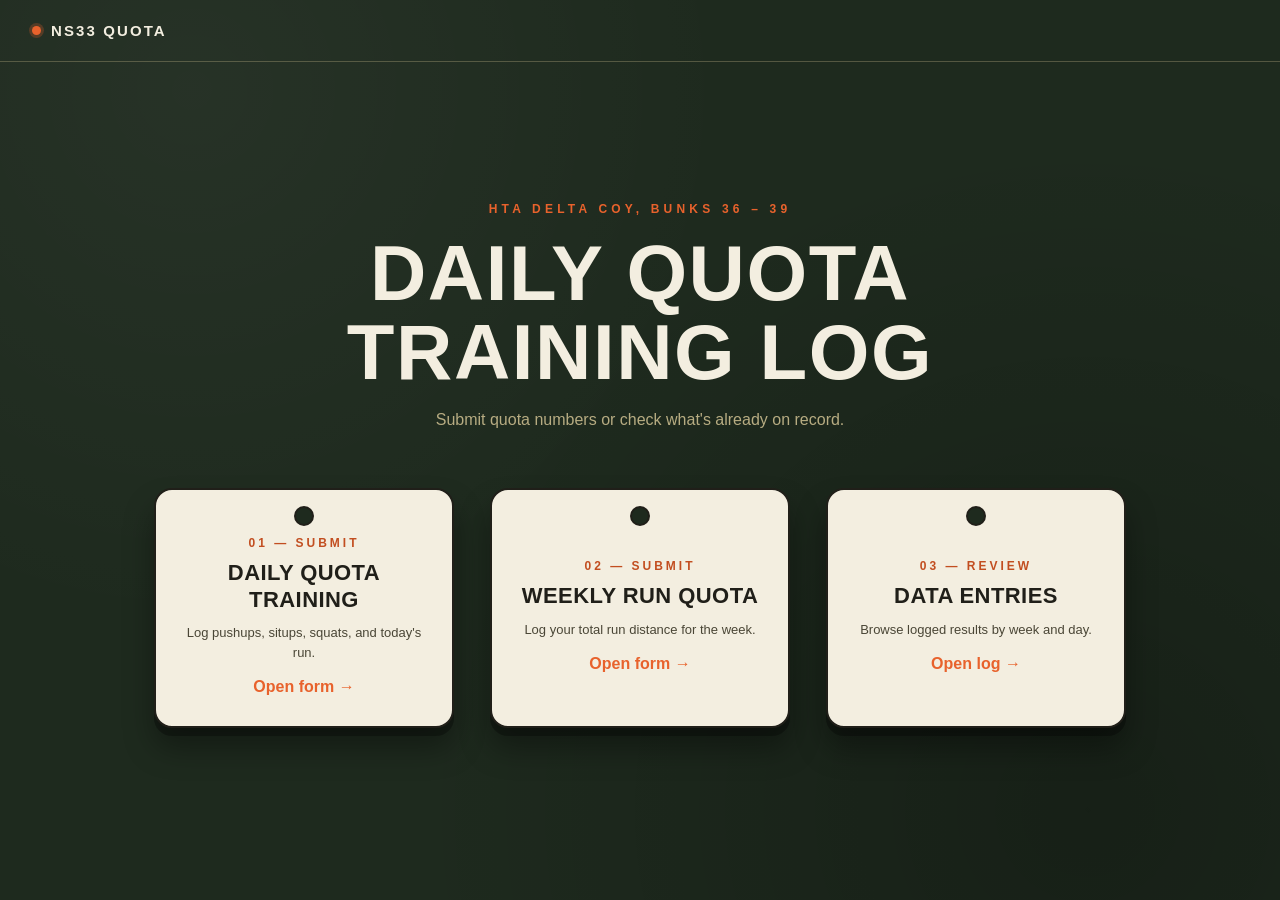
<file: index.html>
<!DOCTYPE html>
<html lang="en">
<head>
  <meta charset="UTF-8" />
  <meta name="viewport" content="width=device-width, initial-scale=1.0" />
  <title>NS33 Quota Website</title>
  <link rel="stylesheet" href="style.css" />
</head>
<body class="home">
  <header class="topbar">
    <div class="brand"><span class="dot"></span> NS33 Quota</div>
  </header>

  <main class="home-main">
    <div class="eyebrow">HTA Delta Coy, Bunks 36 – 39</div>
    <h1 class="home-title">Daily Quota<br />Training Log</h1>
    <p class="home-sub">
      Submit quota numbers or check what's already on record.
    </p>

    <div class="tag-row">
      <a class="tag" href="training.html">
        <span class="tag-num">01 — Submit</span>
        <span class="tag-title">Daily Quota Training</span>
        <span class="tag-desc">Log pushups, situps, squats, and today's run.</span>
        <span class="tag-arrow">Open form →</span>
      </a>

      <a class="tag" href="weekly.html">
        <span class="tag-num">02 — Submit</span>
        <span class="tag-title">Weekly Run Quota</span>
        <span class="tag-desc">Log your total run distance for the week.</span>
        <span class="tag-arrow">Open form →</span>
      </a>

      <a class="tag" href="data.html">
        <span class="tag-num">03 — Review</span>
        <span class="tag-title">Data Entries</span>
        <span class="tag-desc">Browse logged results by week and day.</span>
        <span class="tag-arrow">Open log →</span>
      </a>
    </div>
  </main>
</body>
</html>
</file>
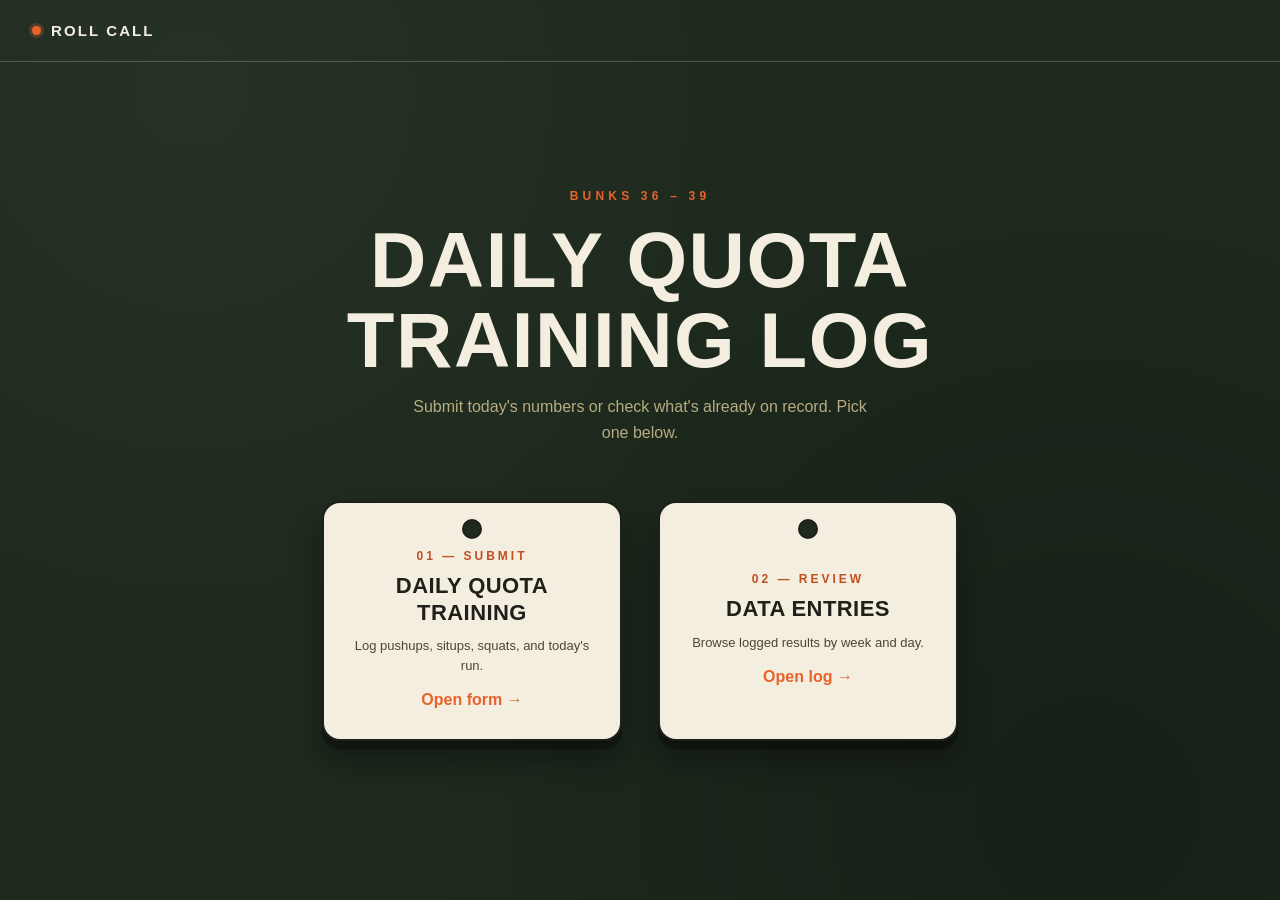
<file: quota-tracker/index.html>
<!DOCTYPE html>
<html lang="en">
<head>
  <meta charset="UTF-8" />
  <meta name="viewport" content="width=device-width, initial-scale=1.0" />
  <title>Roll Call — Daily Quota Training</title>
  <link rel="stylesheet" href="style.css" />
</head>
<body class="home">
  <header class="topbar">
    <div class="brand"><span class="dot"></span> Roll Call</div>
  </header>

  <main class="home-main">
    <div class="eyebrow">Bunks 36 – 39</div>
    <h1 class="home-title">Daily Quota<br />Training Log</h1>
    <p class="home-sub">
      Submit today's numbers or check what's already on record. Pick one below.
    </p>

    <div class="tag-row">
      <a class="tag" href="training.html">
        <span class="tag-num">01 — Submit</span>
        <span class="tag-title">Daily Quota Training</span>
        <span class="tag-desc">Log pushups, situps, squats, and today's run.</span>
        <span class="tag-arrow">Open form →</span>
      </a>

      <a class="tag" href="data.html">
        <span class="tag-num">02 — Review</span>
        <span class="tag-title">Data Entries</span>
        <span class="tag-desc">Browse logged results by week and day.</span>
        <span class="tag-arrow">Open log →</span>
      </a>
    </div>
  </main>
</body>
</html>
</file>
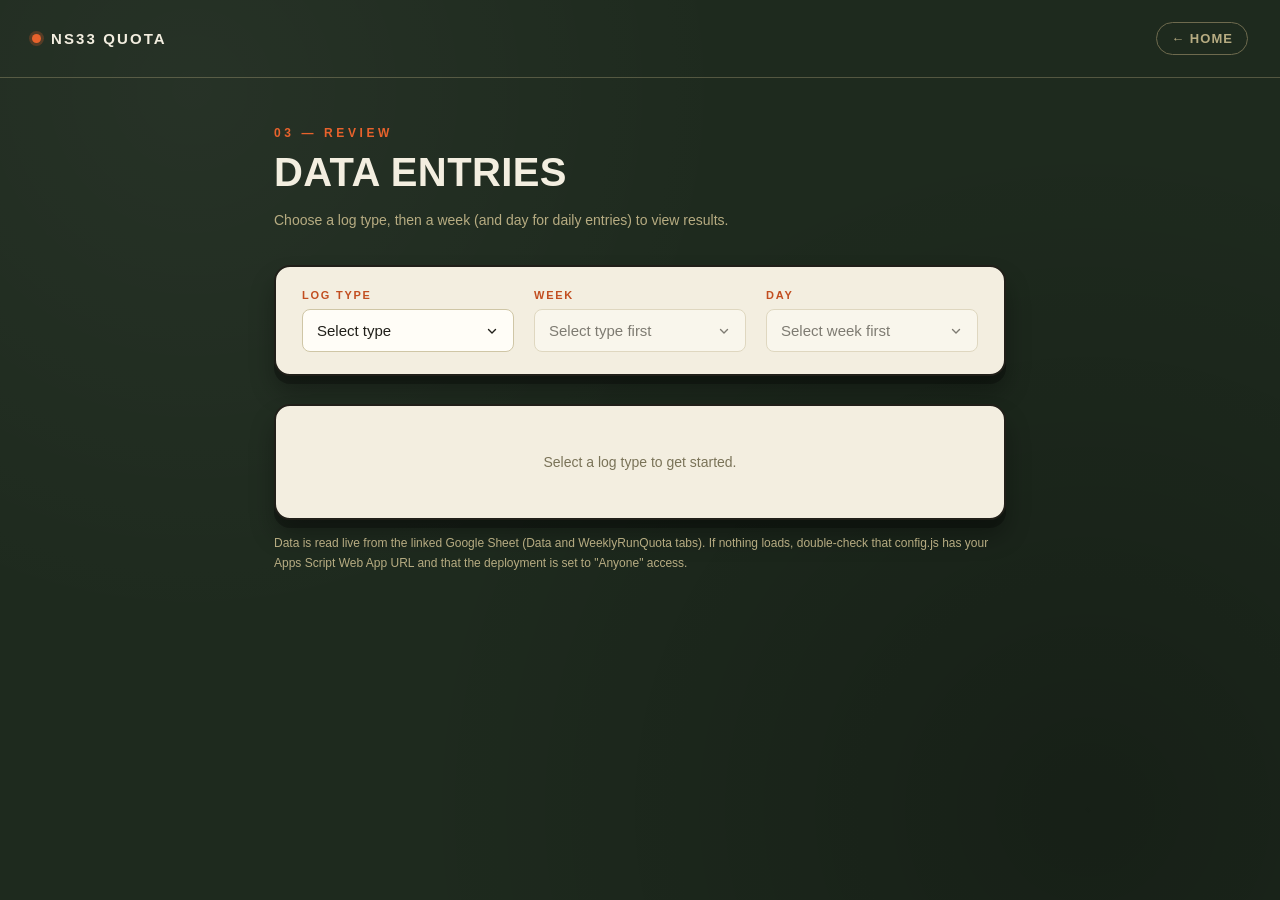
<file: data.html>
<!DOCTYPE html>
<html lang="en">
<head>
  <meta charset="UTF-8" />
  <meta name="viewport" content="width=device-width, initial-scale=1.0" />
  <title>Data Entries</title>
  <link rel="stylesheet" href="style.css" />
</head>
<body>
  <header class="topbar">
    <div class="brand"><span class="dot"></span> NS33 Quota</div>
    <a class="back-link" href="index.html">← Home</a>
  </header>

  <main class="page">
    <div class="page-header">
      <div class="page-eyebrow">03 — Review</div>
      <h1 class="page-title">Data Entries</h1>
      <p class="page-desc">Choose a log type, then a week (and day for daily entries) to view results.</p>
    </div>

    <div class="filter-panel">
      <div class="filter-field">
        <label for="type-select">Log Type</label>
        <select id="type-select">
          <option value="" disabled selected>Select type</option>
          <option value="daily">Daily Quota Training</option>
          <option value="weekly">Weekly Run Quota</option>
        </select>
      </div>
      <div class="filter-field">
        <label for="week-select">Week</label>
        <select id="week-select" disabled>
          <option value="" disabled selected>Select type first</option>
        </select>
      </div>
      <div class="filter-field" id="day-field">
        <label for="date-select">Day</label>
        <select id="date-select" disabled>
          <option value="" disabled selected>Select week first</option>
        </select>
      </div>
    </div>

    <div class="table-wrap">
      <table id="data-table" style="display:none">
        <thead id="table-head"></thead>
        <tbody id="data-tbody"></tbody>
      </table>
      <div id="table-state" class="empty-state">Select a log type to get started.</div>
    </div>

    <p class="hint">
      Data is read live from the linked Google Sheet (Data and WeeklyRunQuota tabs). If nothing
      loads, double-check that config.js has your Apps Script Web App URL and that the deployment
      is set to "Anyone" access.
    </p>
  </main>

  <script src="config.js"></script>
  <script src="data.js"></script>
</body>
</html>
</file>
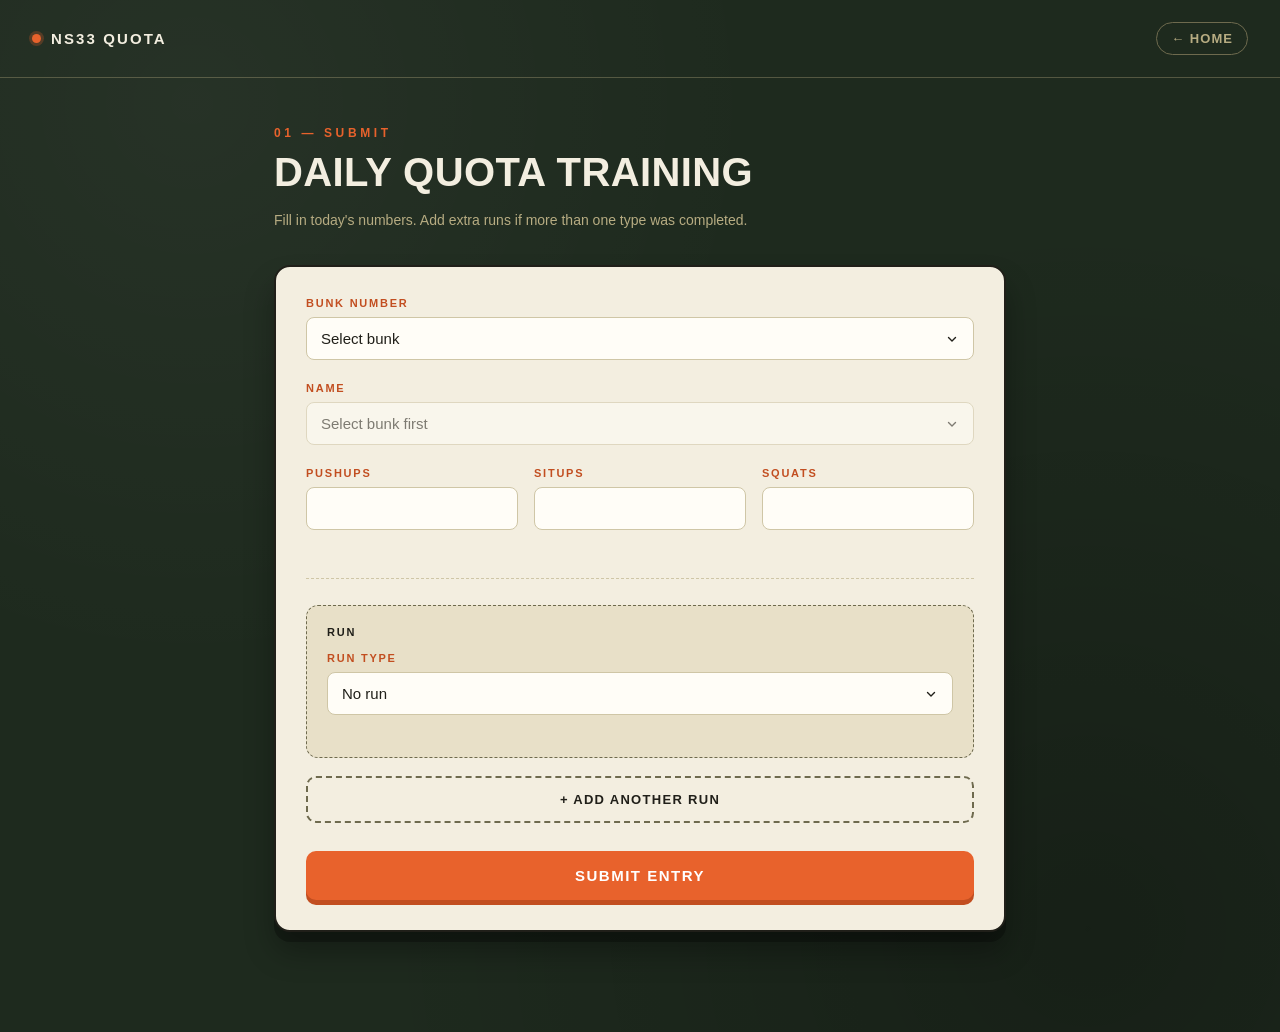
<file: training.html>
<!DOCTYPE html>
<html lang="en">
<head>
  <meta charset="UTF-8" />
  <meta name="viewport" content="width=device-width, initial-scale=1.0" />
  <title>Daily Quota Training</title>
  <link rel="stylesheet" href="style.css" />
</head>
<body>
  <header class="topbar">
    <div class="brand"><span class="dot"></span> NS33 Quota</div>
    <a class="back-link" href="index.html">← Home</a>
  </header>

  <main class="page">
    <div class="page-header">
      <div class="page-eyebrow">01 — Submit</div>
      <h1 class="page-title">Daily Quota Training</h1>
      <p class="page-desc">
        Fill in today's numbers. Add extra runs if more than one type was completed.
      </p>
    </div>

    <form id="quota-form" class="panel">
      <div class="field">
        <label for="bunk">Bunk Number</label>
        <select id="bunk" required>
          <option value="" disabled selected>Select bunk</option>
          <option value="36">36</option>
          <option value="37">37</option>
          <option value="38">38</option>
          <option value="39">39</option>
        </select>
      </div>

      <div class="field">
        <label for="name">Name</label>
        <select id="name" required disabled>
          <option value="" disabled selected>Select bunk first</option>
        </select>
      </div>

      <div class="row-3">
        <div class="field">
          <label for="pushups">Pushups</label>
          <input type="number" id="pushups" min="0" required />
        </div>
        <div class="field">
          <label for="situps">Situps</label>
          <input type="number" id="situps" min="0" required />
        </div>
        <div class="field">
          <label for="squats">Squats</label>
          <input type="number" id="squats" min="0" required />
        </div>
      </div>

      <hr class="divider" />

      <div id="runs-container"></div>

      <button type="button" id="add-run-btn" class="btn-add">+ Add another run</button>

      <button type="submit" id="submit-btn" class="btn-submit">Submit Entry</button>

      <div id="status-msg" class="status-msg"></div>
    </form>
  </main>

  <script src="config.js"></script>
  <script src="roster.js"></script>
  <script src="training.js"></script>
</body>
</html>
</file>
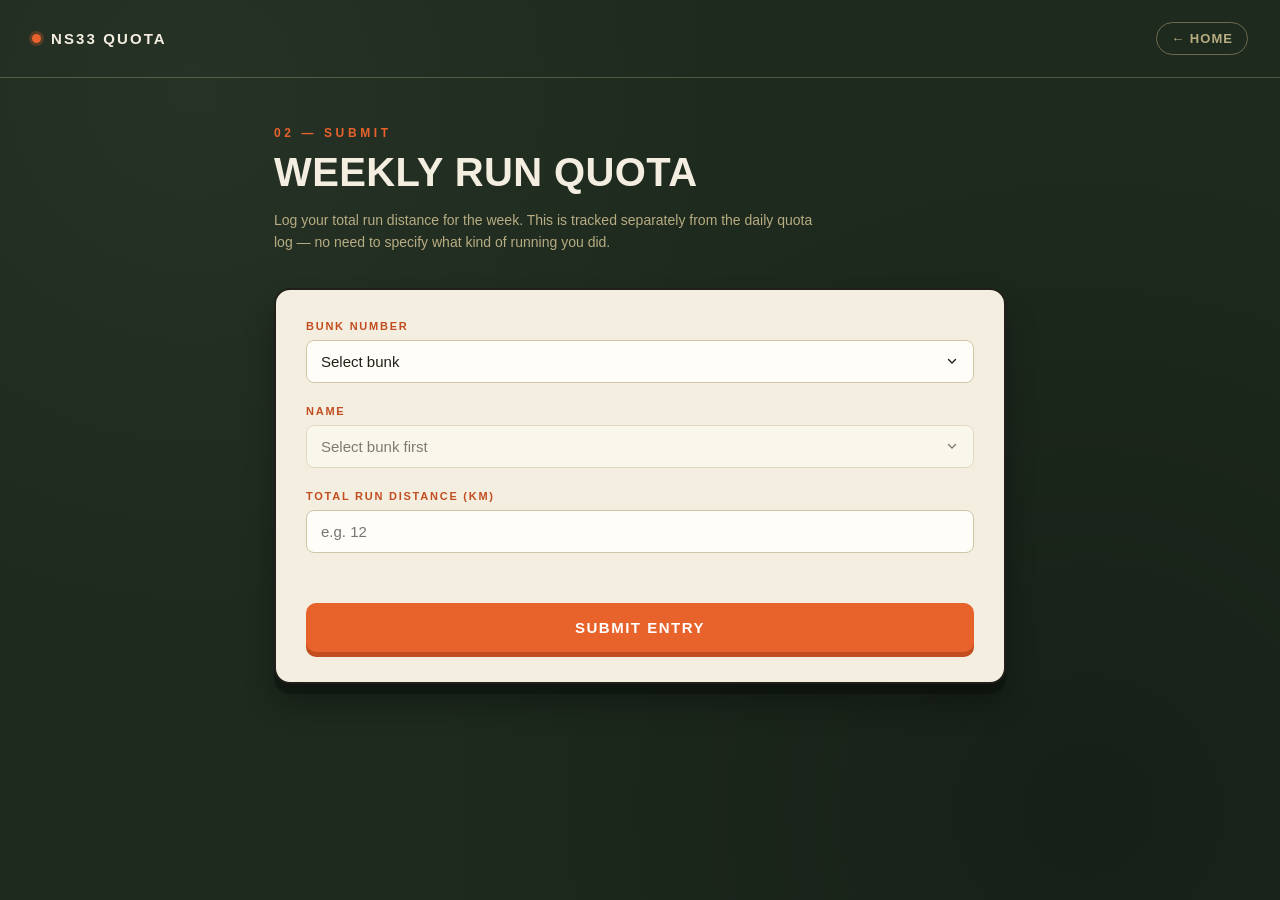
<file: weekly.html>
<!DOCTYPE html>
<html lang="en">
<head>
  <meta charset="UTF-8" />
  <meta name="viewport" content="width=device-width, initial-scale=1.0" />
  <title>Weekly Run Quota</title>
  <link rel="stylesheet" href="style.css" />
</head>
<body>
  <header class="topbar">
    <div class="brand"><span class="dot"></span> NS33 Quota</div>
    <a class="back-link" href="index.html">← Home</a>
  </header>

  <main class="page">
    <div class="page-header">
      <div class="page-eyebrow">02 — Submit</div>
      <h1 class="page-title">Weekly Run Quota</h1>
      <p class="page-desc">
        Log your total run distance for the week. This is tracked separately from
        the daily quota log — no need to specify what kind of running you did.
      </p>
    </div>

    <form id="weekly-form" class="panel">
      <div class="field">
        <label for="bunk">Bunk Number</label>
        <select id="bunk" required>
          <option value="" disabled selected>Select bunk</option>
          <option value="36">36</option>
          <option value="37">37</option>
          <option value="38">38</option>
          <option value="39">39</option>
        </select>
      </div>

      <div class="field">
        <label for="name">Name</label>
        <select id="name" required disabled>
          <option value="" disabled selected>Select bunk first</option>
        </select>
      </div>

      <div class="field">
        <label for="distance">Total Run Distance (km)</label>
        <input type="text" id="distance" placeholder="e.g. 12" required autocomplete="off" />
      </div>

      <button type="submit" id="submit-btn" class="btn-submit">Submit Entry</button>

      <div id="status-msg" class="status-msg"></div>
    </form>
  </main>

  <script src="config.js"></script>
  <script src="roster.js"></script>
  <script src="weekly.js"></script>
</body>
</html>
</file>
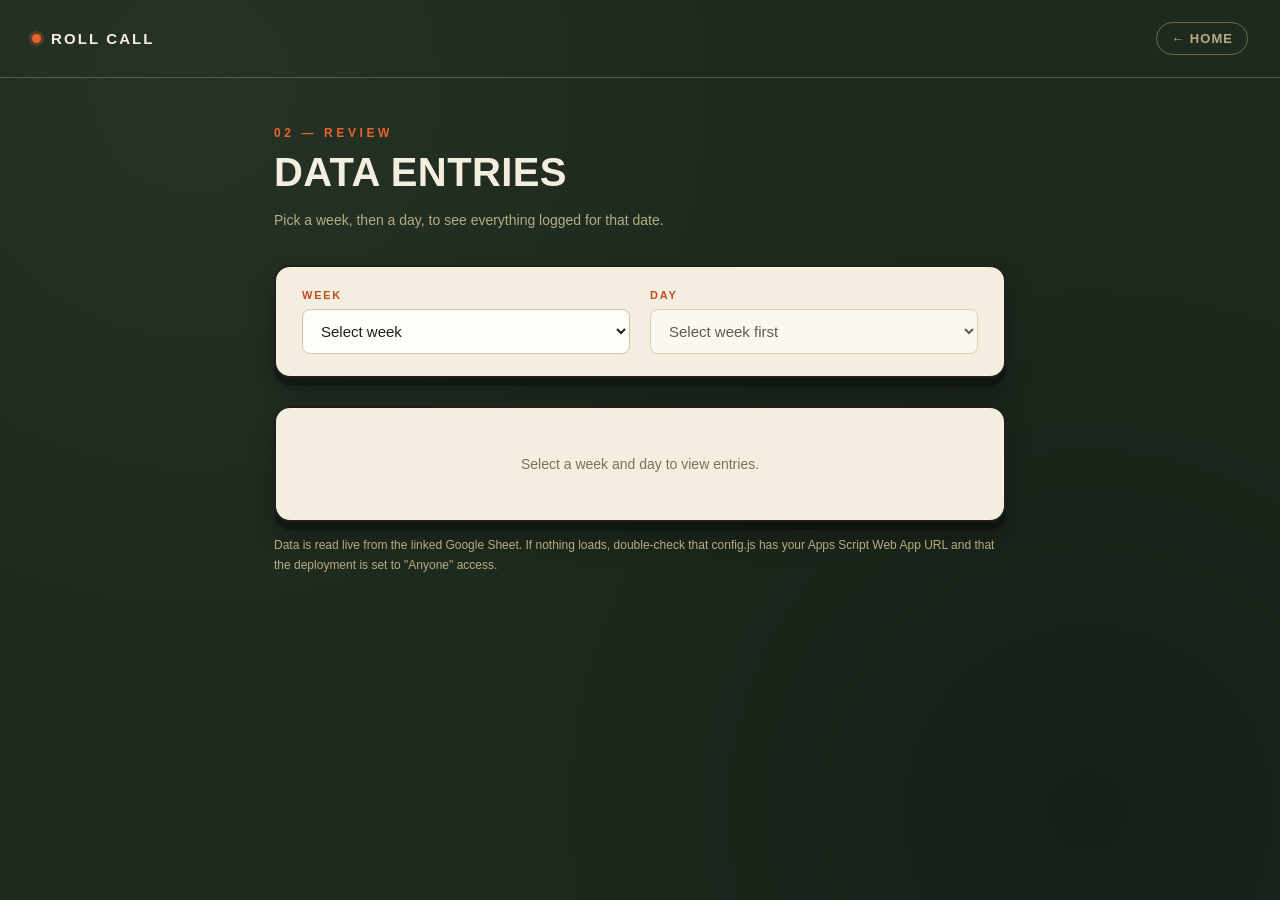
<file: quota-tracker/data.html>
<!DOCTYPE html>
<html lang="en">
<head>
  <meta charset="UTF-8" />
  <meta name="viewport" content="width=device-width, initial-scale=1.0" />
  <title>Data Entries — Roll Call</title>
  <link rel="stylesheet" href="style.css" />
</head>
<body>
  <header class="topbar">
    <div class="brand"><span class="dot"></span> Roll Call</div>
    <a class="back-link" href="index.html">← Home</a>
  </header>

  <main class="page">
    <div class="page-header">
      <div class="page-eyebrow">02 — Review</div>
      <h1 class="page-title">Data Entries</h1>
      <p class="page-desc">Pick a week, then a day, to see everything logged for that date.</p>
    </div>

    <div class="filter-panel">
      <div class="filter-field">
        <label for="week-select">Week</label>
        <select id="week-select">
          <option value="" disabled selected>Select week</option>
        </select>
      </div>
      <div class="filter-field">
        <label for="date-select">Day</label>
        <select id="date-select" disabled>
          <option value="" disabled selected>Select week first</option>
        </select>
      </div>
    </div>

    <div class="table-wrap">
      <table id="data-table" style="display:none">
        <thead>
          <tr>
            <th>Bunk</th>
            <th>Name</th>
            <th>Pushups</th>
            <th>Situps</th>
            <th>Squats</th>
            <th>Run</th>
          </tr>
        </thead>
        <tbody id="data-tbody"></tbody>
      </table>
      <div id="table-state" class="empty-state">Select a week and day to view entries.</div>
    </div>

    <p class="hint">
      Data is read live from the linked Google Sheet. If nothing loads, double-check that
      config.js has your Apps Script Web App URL and that the deployment is set to "Anyone" access.
    </p>
  </main>

  <script src="config.js"></script>
  <script src="data.js"></script>
</body>
</html>
</file>
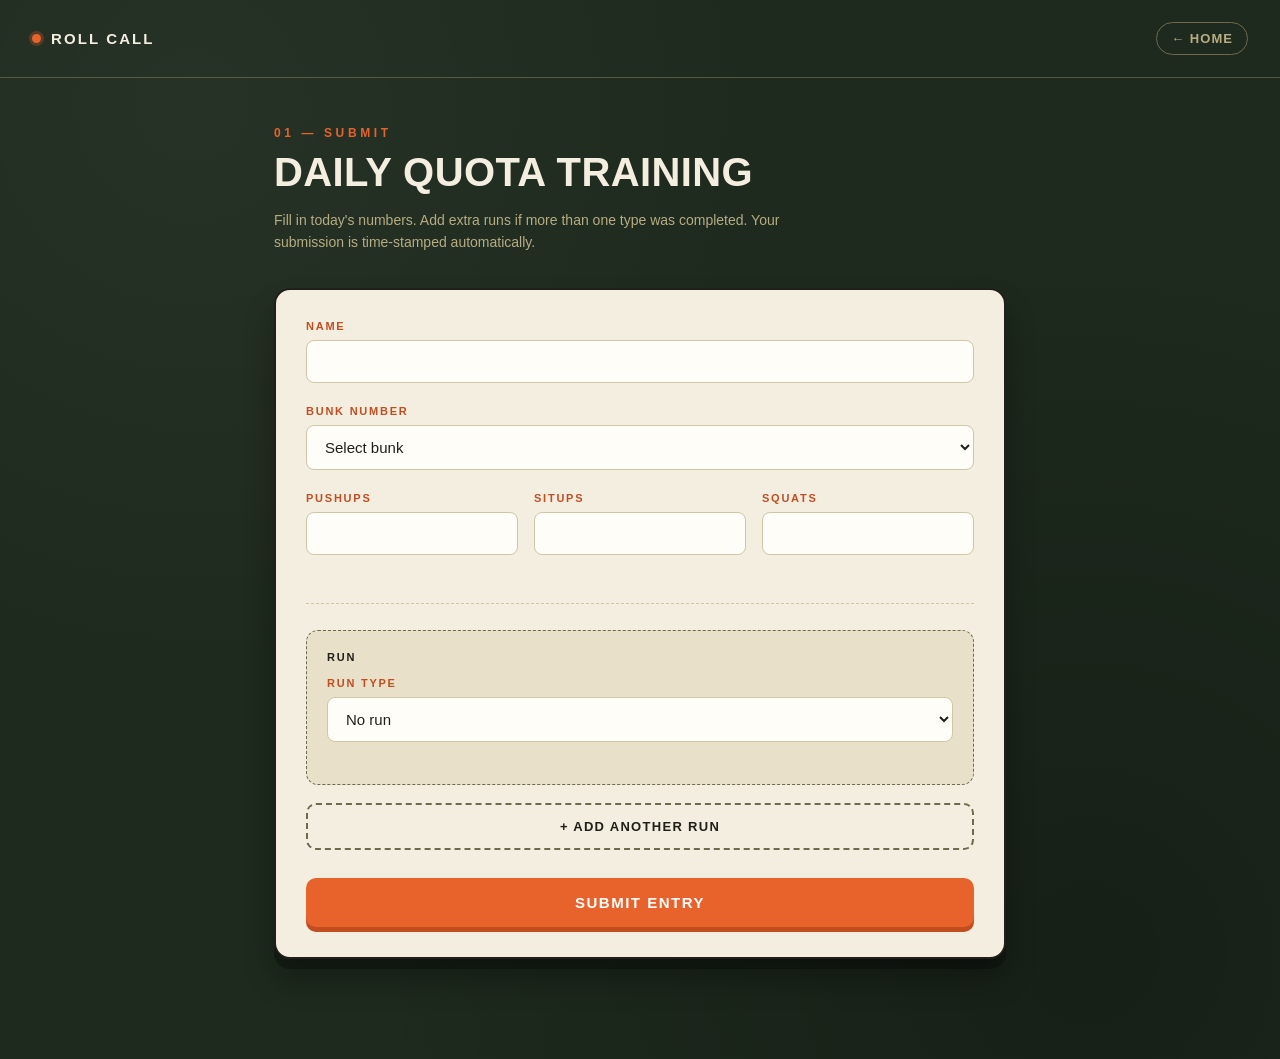
<file: quota-tracker/training.html>
<!DOCTYPE html>
<html lang="en">
<head>
  <meta charset="UTF-8" />
  <meta name="viewport" content="width=device-width, initial-scale=1.0" />
  <title>Daily Quota Training — Roll Call</title>
  <link rel="stylesheet" href="style.css" />
</head>
<body>
  <header class="topbar">
    <div class="brand"><span class="dot"></span> Roll Call</div>
    <a class="back-link" href="index.html">← Home</a>
  </header>

  <main class="page">
    <div class="page-header">
      <div class="page-eyebrow">01 — Submit</div>
      <h1 class="page-title">Daily Quota Training</h1>
      <p class="page-desc">
        Fill in today's numbers. Add extra runs if more than one type was completed.
        Your submission is time-stamped automatically.
      </p>
    </div>

    <form id="quota-form" class="panel">
      <div class="field">
        <label for="name">Name</label>
        <input type="text" id="name" required autocomplete="off" />
      </div>

      <div class="field">
        <label for="bunk">Bunk Number</label>
        <select id="bunk" required>
          <option value="" disabled selected>Select bunk</option>
          <option value="36">36</option>
          <option value="37">37</option>
          <option value="38">38</option>
          <option value="39">39</option>
        </select>
      </div>

      <div class="row-3">
        <div class="field">
          <label for="pushups">Pushups</label>
          <input type="number" id="pushups" min="0" required />
        </div>
        <div class="field">
          <label for="situps">Situps</label>
          <input type="number" id="situps" min="0" required />
        </div>
        <div class="field">
          <label for="squats">Squats</label>
          <input type="number" id="squats" min="0" required />
        </div>
      </div>

      <hr class="divider" />

      <div id="runs-container"></div>

      <button type="button" id="add-run-btn" class="btn-add">+ Add another run</button>

      <button type="submit" id="submit-btn" class="btn-submit">Submit Entry</button>

      <div id="status-msg" class="status-msg"></div>
    </form>
  </main>

  <script src="config.js"></script>
  <script src="training.js"></script>
</body>
</html>
</file>
<file: style.css>
/* ============================================================
   NS33 Quota Tracker — shared styles
   Palette: field olive, paper cream, stencil ink, PT-belt orange
   ============================================================ */

:root {
  --bg-dark: #1e2a1e;
  --bg-darker: #141d13;
  --paper: #f3eee0;
  --paper-dim: #e8e0c8;
  --ink: #201f19;
  --accent: #e8622c;
  --accent-dim: #c24e20;
  --khaki: #b7ac82;
  --line: #6e6a4e;
  --good: #4c7a4a;

  --font: 'Avenir', 'Avenir Next', 'Century Gothic', 'Segoe UI', -apple-system,
    BlinkMacSystemFont, sans-serif;
}

* {
  box-sizing: border-box;
}

html,
body {
  margin: 0;
  padding: 0;
}

body {
  font-family: var(--font);
  background: var(--bg-dark);
  background-image: radial-gradient(circle at 15% 10%, rgba(255, 255, 255, 0.04), transparent 40%),
    radial-gradient(circle at 85% 90%, rgba(0, 0, 0, 0.25), transparent 50%);
  color: var(--paper);
  min-height: 100vh;
  -webkit-font-smoothing: antialiased;
}

a {
  color: inherit;
  text-decoration: none;
}

/* ---------- top bar ---------- */

.topbar {
  display: flex;
  align-items: center;
  justify-content: space-between;
  padding: 22px 32px;
  border-bottom: 1px solid rgba(183, 172, 130, 0.35);
}

.brand {
  display: flex;
  align-items: center;
  gap: 10px;
  font-weight: 800;
  letter-spacing: 0.14em;
  text-transform: uppercase;
  font-size: 15px;
  color: var(--paper);
}

.brand .dot {
  width: 9px;
  height: 9px;
  border-radius: 50%;
  background: var(--accent);
  box-shadow: 0 0 0 3px rgba(232, 98, 44, 0.25);
}

.back-link {
  font-size: 13px;
  font-weight: 700;
  letter-spacing: 0.08em;
  text-transform: uppercase;
  color: var(--khaki);
  border: 1px solid var(--line);
  padding: 8px 14px;
  border-radius: 999px;
  transition: 0.15s ease;
}

.back-link:hover {
  color: var(--bg-dark);
  background: var(--khaki);
  border-color: var(--khaki);
}

/* ============================================================
   HOME PAGE
   ============================================================ */

.home {
  min-height: 100vh;
  display: flex;
  flex-direction: column;
}

.home-main {
  flex: 1;
  display: flex;
  flex-direction: column;
  align-items: center;
  justify-content: center;
  text-align: center;
  padding: 48px 24px 80px;
}

.eyebrow {
  font-size: 12px;
  font-weight: 800;
  letter-spacing: 0.35em;
  text-transform: uppercase;
  color: var(--accent);
  margin-bottom: 18px;
}

.home-title {
  font-size: clamp(40px, 8vw, 78px);
  font-weight: 800;
  letter-spacing: 0.02em;
  line-height: 1.02;
  margin: 0 0 14px;
  text-transform: uppercase;
}

.home-sub {
  color: var(--khaki);
  font-size: 16px;
  max-width: 480px;
  margin: 0 0 56px;
  line-height: 1.6;
}

.tag-row {
  display: flex;
  gap: 36px;
  flex-wrap: wrap;
  justify-content: center;
}

/* dog-tag shaped button */
.tag {
  position: relative;
  width: 300px;
  min-height: 200px;
  background: var(--paper);
  color: var(--ink);
  border-radius: 18px;
  border: 2px solid var(--ink);
  padding: 46px 26px 30px;
  box-shadow: 0 8px 0 rgba(0, 0, 0, 0.3), 0 20px 30px rgba(0, 0, 0, 0.35);
  display: flex;
  flex-direction: column;
  align-items: center;
  justify-content: center;
  gap: 10px;
  transition: transform 0.15s ease, box-shadow 0.15s ease;
}

.tag:hover {
  transform: translateY(-4px);
  box-shadow: 0 12px 0 rgba(0, 0, 0, 0.3), 0 26px 36px rgba(0, 0, 0, 0.4);
}

.tag::before {
  content: "";
  position: absolute;
  top: 16px;
  left: 50%;
  transform: translateX(-50%);
  width: 16px;
  height: 16px;
  border-radius: 50%;
  background: var(--bg-dark);
  border: 2px solid var(--ink);
}

.tag .tag-num {
  font-size: 12px;
  font-weight: 800;
  letter-spacing: 0.25em;
  text-transform: uppercase;
  color: var(--accent-dim);
}

.tag .tag-title {
  font-size: 22px;
  font-weight: 800;
  letter-spacing: 0.02em;
  text-transform: uppercase;
  line-height: 1.2;
}

.tag .tag-desc {
  font-size: 13px;
  color: #4a4636;
  line-height: 1.5;
}

.tag .tag-arrow {
  margin-top: 6px;
  font-weight: 800;
  color: var(--accent);
}

/* ============================================================
   SHARED PAGE HEADER (form / data pages)
   ============================================================ */

.page {
  max-width: 780px;
  margin: 0 auto;
  padding: 48px 24px 100px;
}

.page-header {
  margin-bottom: 34px;
}

.page-eyebrow {
  font-size: 12px;
  font-weight: 800;
  letter-spacing: 0.3em;
  text-transform: uppercase;
  color: var(--accent);
  margin-bottom: 10px;
}

.page-title {
  font-size: clamp(28px, 5vw, 40px);
  font-weight: 800;
  text-transform: uppercase;
  letter-spacing: 0.01em;
  margin: 0 0 10px;
}

.page-desc {
  color: var(--khaki);
  font-size: 14px;
  line-height: 1.6;
  max-width: 560px;
}

/* ============================================================
   FORM (training.html)
   ============================================================ */

.panel {
  background: var(--paper);
  color: var(--ink);
  border-radius: 16px;
  border: 2px solid var(--ink);
  padding: 30px;
  box-shadow: 0 10px 0 rgba(0, 0, 0, 0.28), 0 20px 30px rgba(0, 0, 0, 0.3);
}

.field {
  margin-bottom: 22px;
}

.field label {
  display: block;
  font-size: 11px;
  font-weight: 800;
  letter-spacing: 0.16em;
  text-transform: uppercase;
  color: var(--accent-dim);
  margin-bottom: 8px;
}

.field input[type="text"],
.field input[type="number"],
.field select {
  width: 100%;
  font-family: var(--font);
  font-size: 15px;
  padding: 12px 14px;
  border-radius: 8px;
  border: 1.5px solid #cfc6a6;
  background: #fffdf7;
  color: var(--ink);
}

.field select {
  appearance: none;
  -webkit-appearance: none;
  -moz-appearance: none;
  padding-right: 42px;
  background-image: url("data:image/svg+xml,%3Csvg xmlns='http://www.w3.org/2000/svg' viewBox='0 0 20 20' fill='none' stroke='%23201f19' stroke-width='2' stroke-linecap='round' stroke-linejoin='round'%3E%3Cpolyline points='5 8 10 13 15 8'%3E%3C/polyline%3E%3C/svg%3E");
  background-repeat: no-repeat;
  background-position: right 14px center;
  background-size: 14px;
}

.field select:disabled {
  opacity: 0.55;
  cursor: not-allowed;
}

.field input:focus,
.field select:focus {
  outline: 3px solid rgba(232, 98, 44, 0.35);
  border-color: var(--accent);
}

.row-2 {
  display: grid;
  grid-template-columns: 1fr 1fr;
  gap: 16px;
}

.row-3 {
  display: grid;
  grid-template-columns: 1fr 1fr 1fr;
  gap: 16px;
}

@media (max-width: 560px) {
  .row-2,
  .row-3 {
    grid-template-columns: 1fr;
  }
}

.divider {
  border: none;
  border-top: 1px dashed #cfc6a6;
  margin: 26px 0;
}

.run-block {
  background: var(--paper-dim);
  border: 1.5px dashed var(--line);
  border-radius: 12px;
  padding: 20px;
  margin-bottom: 18px;
  position: relative;
}

.run-block-label {
  font-size: 11px;
  font-weight: 800;
  letter-spacing: 0.16em;
  text-transform: uppercase;
  color: var(--ink);
  margin-bottom: 14px;
  display: flex;
  align-items: center;
  justify-content: space-between;
}

.remove-run {
  background: none;
  border: none;
  color: var(--accent-dim);
  font-size: 11px;
  font-weight: 800;
  letter-spacing: 0.08em;
  text-transform: uppercase;
  cursor: pointer;
  padding: 4px 8px;
}

.remove-run:hover {
  text-decoration: underline;
}

.conditional {
  display: none;
  margin-top: 14px;
}

.conditional.show {
  display: block;
}

.sets-row {
  display: flex;
  align-items: center;
  gap: 10px;
}

.sets-row .x {
  font-weight: 800;
  color: var(--accent-dim);
  padding-top: 10px;
}

.btn-add {
  width: 100%;
  background: transparent;
  border: 2px dashed var(--line);
  color: var(--ink);
  font-family: var(--font);
  font-weight: 800;
  font-size: 13px;
  letter-spacing: 0.1em;
  text-transform: uppercase;
  padding: 14px;
  border-radius: 10px;
  cursor: pointer;
  transition: 0.15s ease;
}

.btn-add:hover {
  border-color: var(--accent);
  color: var(--accent-dim);
}

.btn-submit {
  width: 100%;
  margin-top: 28px;
  background: var(--accent);
  color: #fff;
  border: none;
  font-family: var(--font);
  font-weight: 800;
  font-size: 15px;
  letter-spacing: 0.1em;
  text-transform: uppercase;
  padding: 16px;
  border-radius: 10px;
  cursor: pointer;
  box-shadow: 0 5px 0 var(--accent-dim);
  transition: transform 0.1s ease, box-shadow 0.1s ease;
}

.btn-submit:hover {
  transform: translateY(-1px);
  box-shadow: 0 6px 0 var(--accent-dim);
}

.btn-submit:active {
  transform: translateY(3px);
  box-shadow: 0 2px 0 var(--accent-dim);
}

.btn-submit:disabled {
  opacity: 0.6;
  cursor: not-allowed;
}

.status-msg {
  margin-top: 16px;
  padding: 14px 16px;
  border-radius: 8px;
  font-size: 13px;
  font-weight: 700;
  display: none;
}

.status-msg.show {
  display: block;
}

.status-msg.ok {
  background: rgba(76, 122, 74, 0.15);
  border: 1.5px solid var(--good);
  color: #2b4b2a;
}

.status-msg.err {
  background: rgba(196, 60, 40, 0.12);
  border: 1.5px solid #c43c28;
  color: #7a2417;
}

/* ============================================================
   DATA PAGE (data.html)
   ============================================================ */

.filter-panel {
  background: var(--paper);
  border: 2px solid var(--ink);
  border-radius: 16px;
  padding: 22px 26px;
  display: flex;
  gap: 20px;
  flex-wrap: wrap;
  box-shadow: 0 8px 0 rgba(0, 0, 0, 0.28), 0 16px 24px rgba(0, 0, 0, 0.3);
  margin-bottom: 28px;
}

.filter-field {
  flex: 1;
  min-width: 180px;
}

.filter-field label {
  display: block;
  font-size: 11px;
  font-weight: 800;
  letter-spacing: 0.16em;
  text-transform: uppercase;
  color: var(--accent-dim);
  margin-bottom: 8px;
}

.filter-field select {
  width: 100%;
  font-family: var(--font);
  font-size: 15px;
  padding: 12px 14px;
  border-radius: 8px;
  border: 1.5px solid #cfc6a6;
  background: #fffdf7;
  color: var(--ink);
  appearance: none;
  -webkit-appearance: none;
  -moz-appearance: none;
  padding-right: 42px;
  background-image: url("data:image/svg+xml,%3Csvg xmlns='http://www.w3.org/2000/svg' viewBox='0 0 20 20' fill='none' stroke='%23201f19' stroke-width='2' stroke-linecap='round' stroke-linejoin='round'%3E%3Cpolyline points='5 8 10 13 15 8'%3E%3C/polyline%3E%3C/svg%3E");
  background-repeat: no-repeat;
  background-position: right 14px center;
  background-size: 14px;
}

.filter-field select:disabled {
  opacity: 0.55;
  cursor: not-allowed;
}

.table-wrap {
  background: var(--paper);
  border: 2px solid var(--ink);
  border-radius: 16px;
  overflow-x: auto;
  overflow-y: hidden;
  -webkit-overflow-scrolling: touch;
  box-shadow: 0 8px 0 rgba(0, 0, 0, 0.28), 0 16px 24px rgba(0, 0, 0, 0.3);
}

table {
  width: 100%;
  min-width: 640px;
  border-collapse: collapse;
  color: var(--ink);
}

thead th {
  background: var(--bg-darker);
  color: var(--paper);
  text-align: left;
  font-size: 11px;
  font-weight: 800;
  letter-spacing: 0.12em;
  text-transform: uppercase;
  padding: 14px 16px;
  white-space: nowrap;
}

tbody td {
  padding: 13px 16px;
  font-size: 14px;
  border-top: 1px solid #e2d9bc;
  font-variant-numeric: tabular-nums;
  white-space: nowrap;
}

tbody tr:nth-child(even) {
  background: rgba(183, 172, 130, 0.14);
}

.bunk-badge {
  display: inline-flex;
  align-items: center;
  justify-content: center;
  width: 30px;
  height: 30px;
  border-radius: 50%;
  background: var(--bg-dark);
  color: var(--paper);
  font-weight: 800;
  font-size: 12px;
}

.bunk-badge.bunk-36 {
  background: #cfe2f3;
  color: #201f19;
}

.bunk-badge.bunk-37 {
  background: #d9ead3;
  color: #201f19;
}

.bunk-badge.bunk-38 {
  background: #fff2cc;
  color: #201f19;
}

.bunk-badge.bunk-39 {
  background: #d9d2e9;
  color: #201f19;
}

.empty-state,
.loading-state {
  padding: 48px 24px;
  text-align: center;
  color: #7a7358;
  font-size: 14px;
}

.hint {
  color: var(--khaki);
  font-size: 12px;
  margin-top: 14px;
  line-height: 1.6;
}
</file>
<file: quota-tracker/style.css>
/* ============================================================
   Roll Call — shared styles
   Palette: field olive, paper cream, stencil ink, PT-belt orange
   ============================================================ */

:root {
  --bg-dark: #1e2a1e;
  --bg-darker: #141d13;
  --paper: #f3eee0;
  --paper-dim: #e8e0c8;
  --ink: #201f19;
  --accent: #e8622c;
  --accent-dim: #c24e20;
  --khaki: #b7ac82;
  --line: #6e6a4e;
  --good: #4c7a4a;

  --font: 'Avenir', 'Avenir Next', 'Century Gothic', 'Segoe UI', -apple-system,
    BlinkMacSystemFont, sans-serif;
}

* {
  box-sizing: border-box;
}

html,
body {
  margin: 0;
  padding: 0;
}

body {
  font-family: var(--font);
  background: var(--bg-dark);
  background-image: radial-gradient(circle at 15% 10%, rgba(255, 255, 255, 0.04), transparent 40%),
    radial-gradient(circle at 85% 90%, rgba(0, 0, 0, 0.25), transparent 50%);
  color: var(--paper);
  min-height: 100vh;
  -webkit-font-smoothing: antialiased;
}

a {
  color: inherit;
  text-decoration: none;
}

/* ---------- top bar ---------- */

.topbar {
  display: flex;
  align-items: center;
  justify-content: space-between;
  padding: 22px 32px;
  border-bottom: 1px solid rgba(183, 172, 130, 0.35);
}

.brand {
  display: flex;
  align-items: center;
  gap: 10px;
  font-weight: 800;
  letter-spacing: 0.14em;
  text-transform: uppercase;
  font-size: 15px;
  color: var(--paper);
}

.brand .dot {
  width: 9px;
  height: 9px;
  border-radius: 50%;
  background: var(--accent);
  box-shadow: 0 0 0 3px rgba(232, 98, 44, 0.25);
}

.back-link {
  font-size: 13px;
  font-weight: 700;
  letter-spacing: 0.08em;
  text-transform: uppercase;
  color: var(--khaki);
  border: 1px solid var(--line);
  padding: 8px 14px;
  border-radius: 999px;
  transition: 0.15s ease;
}

.back-link:hover {
  color: var(--bg-dark);
  background: var(--khaki);
  border-color: var(--khaki);
}

/* ============================================================
   HOME PAGE
   ============================================================ */

.home {
  min-height: 100vh;
  display: flex;
  flex-direction: column;
}

.home-main {
  flex: 1;
  display: flex;
  flex-direction: column;
  align-items: center;
  justify-content: center;
  text-align: center;
  padding: 48px 24px 80px;
}

.eyebrow {
  font-size: 12px;
  font-weight: 800;
  letter-spacing: 0.35em;
  text-transform: uppercase;
  color: var(--accent);
  margin-bottom: 18px;
}

.home-title {
  font-size: clamp(40px, 8vw, 78px);
  font-weight: 800;
  letter-spacing: 0.02em;
  line-height: 1.02;
  margin: 0 0 14px;
  text-transform: uppercase;
}

.home-sub {
  color: var(--khaki);
  font-size: 16px;
  max-width: 480px;
  margin: 0 0 56px;
  line-height: 1.6;
}

.tag-row {
  display: flex;
  gap: 36px;
  flex-wrap: wrap;
  justify-content: center;
}

/* dog-tag shaped button */
.tag {
  position: relative;
  width: 300px;
  min-height: 200px;
  background: var(--paper);
  color: var(--ink);
  border-radius: 18px;
  border: 2px solid var(--ink);
  padding: 46px 26px 30px;
  box-shadow: 0 8px 0 rgba(0, 0, 0, 0.3), 0 20px 30px rgba(0, 0, 0, 0.35);
  display: flex;
  flex-direction: column;
  align-items: center;
  justify-content: center;
  gap: 10px;
  transition: transform 0.15s ease, box-shadow 0.15s ease;
}

.tag:hover {
  transform: translateY(-4px);
  box-shadow: 0 12px 0 rgba(0, 0, 0, 0.3), 0 26px 36px rgba(0, 0, 0, 0.4);
}

.tag::before {
  content: "";
  position: absolute;
  top: 16px;
  left: 50%;
  transform: translateX(-50%);
  width: 16px;
  height: 16px;
  border-radius: 50%;
  background: var(--bg-dark);
  border: 2px solid var(--ink);
}

.tag .tag-num {
  font-size: 12px;
  font-weight: 800;
  letter-spacing: 0.25em;
  text-transform: uppercase;
  color: var(--accent-dim);
}

.tag .tag-title {
  font-size: 22px;
  font-weight: 800;
  letter-spacing: 0.02em;
  text-transform: uppercase;
  line-height: 1.2;
}

.tag .tag-desc {
  font-size: 13px;
  color: #4a4636;
  line-height: 1.5;
}

.tag .tag-arrow {
  margin-top: 6px;
  font-weight: 800;
  color: var(--accent);
}

/* ============================================================
   SHARED PAGE HEADER (form / data pages)
   ============================================================ */

.page {
  max-width: 780px;
  margin: 0 auto;
  padding: 48px 24px 100px;
}

.page-header {
  margin-bottom: 34px;
}

.page-eyebrow {
  font-size: 12px;
  font-weight: 800;
  letter-spacing: 0.3em;
  text-transform: uppercase;
  color: var(--accent);
  margin-bottom: 10px;
}

.page-title {
  font-size: clamp(28px, 5vw, 40px);
  font-weight: 800;
  text-transform: uppercase;
  letter-spacing: 0.01em;
  margin: 0 0 10px;
}

.page-desc {
  color: var(--khaki);
  font-size: 14px;
  line-height: 1.6;
  max-width: 560px;
}

/* ============================================================
   FORM (training.html)
   ============================================================ */

.panel {
  background: var(--paper);
  color: var(--ink);
  border-radius: 16px;
  border: 2px solid var(--ink);
  padding: 30px;
  box-shadow: 0 10px 0 rgba(0, 0, 0, 0.28), 0 20px 30px rgba(0, 0, 0, 0.3);
}

.field {
  margin-bottom: 22px;
}

.field label {
  display: block;
  font-size: 11px;
  font-weight: 800;
  letter-spacing: 0.16em;
  text-transform: uppercase;
  color: var(--accent-dim);
  margin-bottom: 8px;
}

.field input[type="text"],
.field input[type="number"],
.field select {
  width: 100%;
  font-family: var(--font);
  font-size: 15px;
  padding: 12px 14px;
  border-radius: 8px;
  border: 1.5px solid #cfc6a6;
  background: #fffdf7;
  color: var(--ink);
}

.field input:focus,
.field select:focus {
  outline: 3px solid rgba(232, 98, 44, 0.35);
  border-color: var(--accent);
}

.row-2 {
  display: grid;
  grid-template-columns: 1fr 1fr;
  gap: 16px;
}

.row-3 {
  display: grid;
  grid-template-columns: 1fr 1fr 1fr;
  gap: 16px;
}

@media (max-width: 560px) {
  .row-2,
  .row-3 {
    grid-template-columns: 1fr;
  }
}

.divider {
  border: none;
  border-top: 1px dashed #cfc6a6;
  margin: 26px 0;
}

.run-block {
  background: var(--paper-dim);
  border: 1.5px dashed var(--line);
  border-radius: 12px;
  padding: 20px;
  margin-bottom: 18px;
  position: relative;
}

.run-block-label {
  font-size: 11px;
  font-weight: 800;
  letter-spacing: 0.16em;
  text-transform: uppercase;
  color: var(--ink);
  margin-bottom: 14px;
  display: flex;
  align-items: center;
  justify-content: space-between;
}

.remove-run {
  background: none;
  border: none;
  color: var(--accent-dim);
  font-size: 11px;
  font-weight: 800;
  letter-spacing: 0.08em;
  text-transform: uppercase;
  cursor: pointer;
  padding: 4px 8px;
}

.remove-run:hover {
  text-decoration: underline;
}

.conditional {
  display: none;
  margin-top: 14px;
}

.conditional.show {
  display: block;
}

.sets-row {
  display: flex;
  align-items: center;
  gap: 10px;
}

.sets-row .x {
  font-weight: 800;
  color: var(--accent-dim);
  padding-top: 10px;
}

.btn-add {
  width: 100%;
  background: transparent;
  border: 2px dashed var(--line);
  color: var(--ink);
  font-family: var(--font);
  font-weight: 800;
  font-size: 13px;
  letter-spacing: 0.1em;
  text-transform: uppercase;
  padding: 14px;
  border-radius: 10px;
  cursor: pointer;
  transition: 0.15s ease;
}

.btn-add:hover {
  border-color: var(--accent);
  color: var(--accent-dim);
}

.btn-submit {
  width: 100%;
  margin-top: 28px;
  background: var(--accent);
  color: #fff;
  border: none;
  font-family: var(--font);
  font-weight: 800;
  font-size: 15px;
  letter-spacing: 0.1em;
  text-transform: uppercase;
  padding: 16px;
  border-radius: 10px;
  cursor: pointer;
  box-shadow: 0 5px 0 var(--accent-dim);
  transition: transform 0.1s ease, box-shadow 0.1s ease;
}

.btn-submit:hover {
  transform: translateY(-1px);
  box-shadow: 0 6px 0 var(--accent-dim);
}

.btn-submit:active {
  transform: translateY(3px);
  box-shadow: 0 2px 0 var(--accent-dim);
}

.btn-submit:disabled {
  opacity: 0.6;
  cursor: not-allowed;
}

.status-msg {
  margin-top: 16px;
  padding: 14px 16px;
  border-radius: 8px;
  font-size: 13px;
  font-weight: 700;
  display: none;
}

.status-msg.show {
  display: block;
}

.status-msg.ok {
  background: rgba(76, 122, 74, 0.15);
  border: 1.5px solid var(--good);
  color: #2b4b2a;
}

.status-msg.err {
  background: rgba(196, 60, 40, 0.12);
  border: 1.5px solid #c43c28;
  color: #7a2417;
}

/* ============================================================
   DATA PAGE (data.html)
   ============================================================ */

.filter-panel {
  background: var(--paper);
  border: 2px solid var(--ink);
  border-radius: 16px;
  padding: 22px 26px;
  display: flex;
  gap: 20px;
  flex-wrap: wrap;
  box-shadow: 0 8px 0 rgba(0, 0, 0, 0.28), 0 16px 24px rgba(0, 0, 0, 0.3);
  margin-bottom: 28px;
}

.filter-field {
  flex: 1;
  min-width: 180px;
}

.filter-field label {
  display: block;
  font-size: 11px;
  font-weight: 800;
  letter-spacing: 0.16em;
  text-transform: uppercase;
  color: var(--accent-dim);
  margin-bottom: 8px;
}

.filter-field select {
  width: 100%;
  font-family: var(--font);
  font-size: 15px;
  padding: 12px 14px;
  border-radius: 8px;
  border: 1.5px solid #cfc6a6;
  background: #fffdf7;
  color: var(--ink);
}

.table-wrap {
  background: var(--paper);
  border: 2px solid var(--ink);
  border-radius: 16px;
  overflow: hidden;
  box-shadow: 0 8px 0 rgba(0, 0, 0, 0.28), 0 16px 24px rgba(0, 0, 0, 0.3);
}

table {
  width: 100%;
  border-collapse: collapse;
  color: var(--ink);
}

thead th {
  background: var(--bg-darker);
  color: var(--paper);
  text-align: left;
  font-size: 11px;
  font-weight: 800;
  letter-spacing: 0.12em;
  text-transform: uppercase;
  padding: 14px 16px;
}

tbody td {
  padding: 13px 16px;
  font-size: 14px;
  border-top: 1px solid #e2d9bc;
  font-variant-numeric: tabular-nums;
}

tbody tr:nth-child(even) {
  background: rgba(183, 172, 130, 0.14);
}

.bunk-badge {
  display: inline-flex;
  align-items: center;
  justify-content: center;
  width: 30px;
  height: 30px;
  border-radius: 50%;
  background: var(--bg-dark);
  color: var(--paper);
  font-weight: 800;
  font-size: 12px;
}

.empty-state,
.loading-state {
  padding: 48px 24px;
  text-align: center;
  color: #7a7358;
  font-size: 14px;
}

.hint {
  color: var(--khaki);
  font-size: 12px;
  margin-top: 14px;
  line-height: 1.6;
}
</file>
